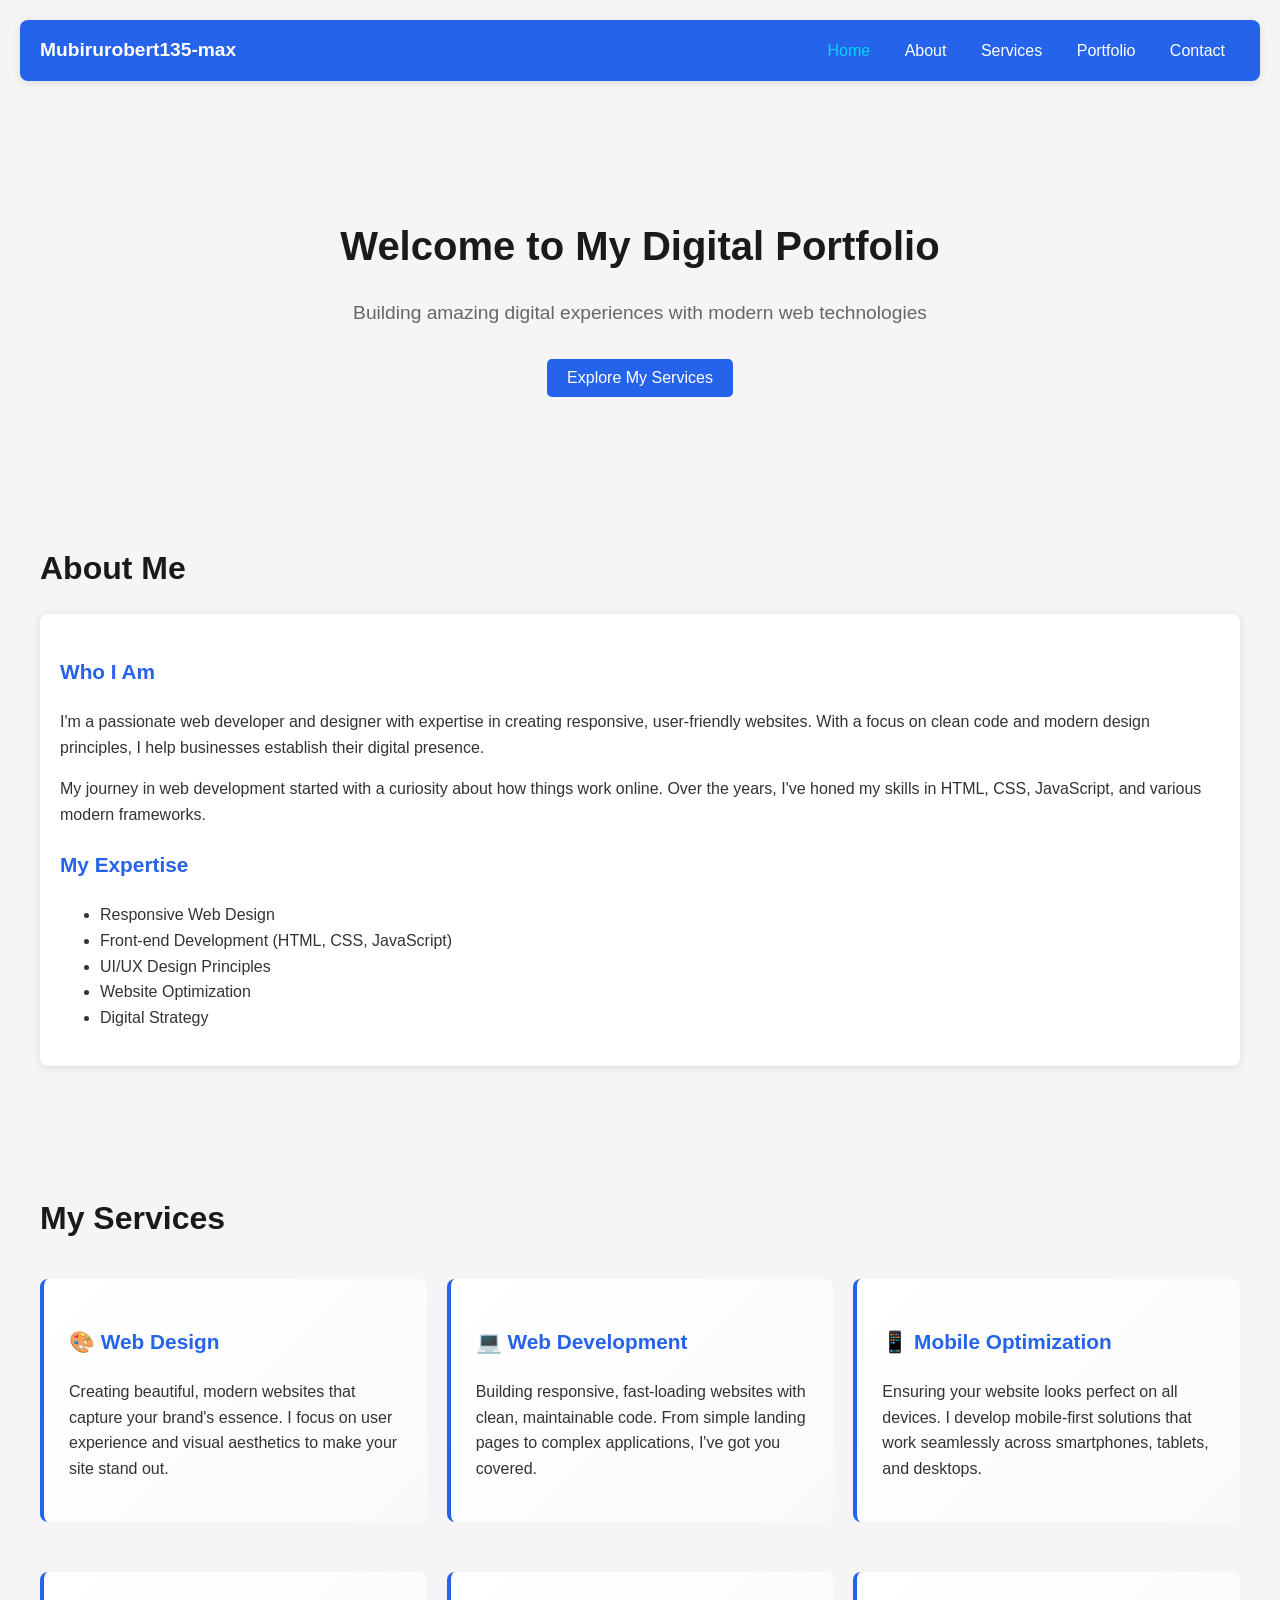
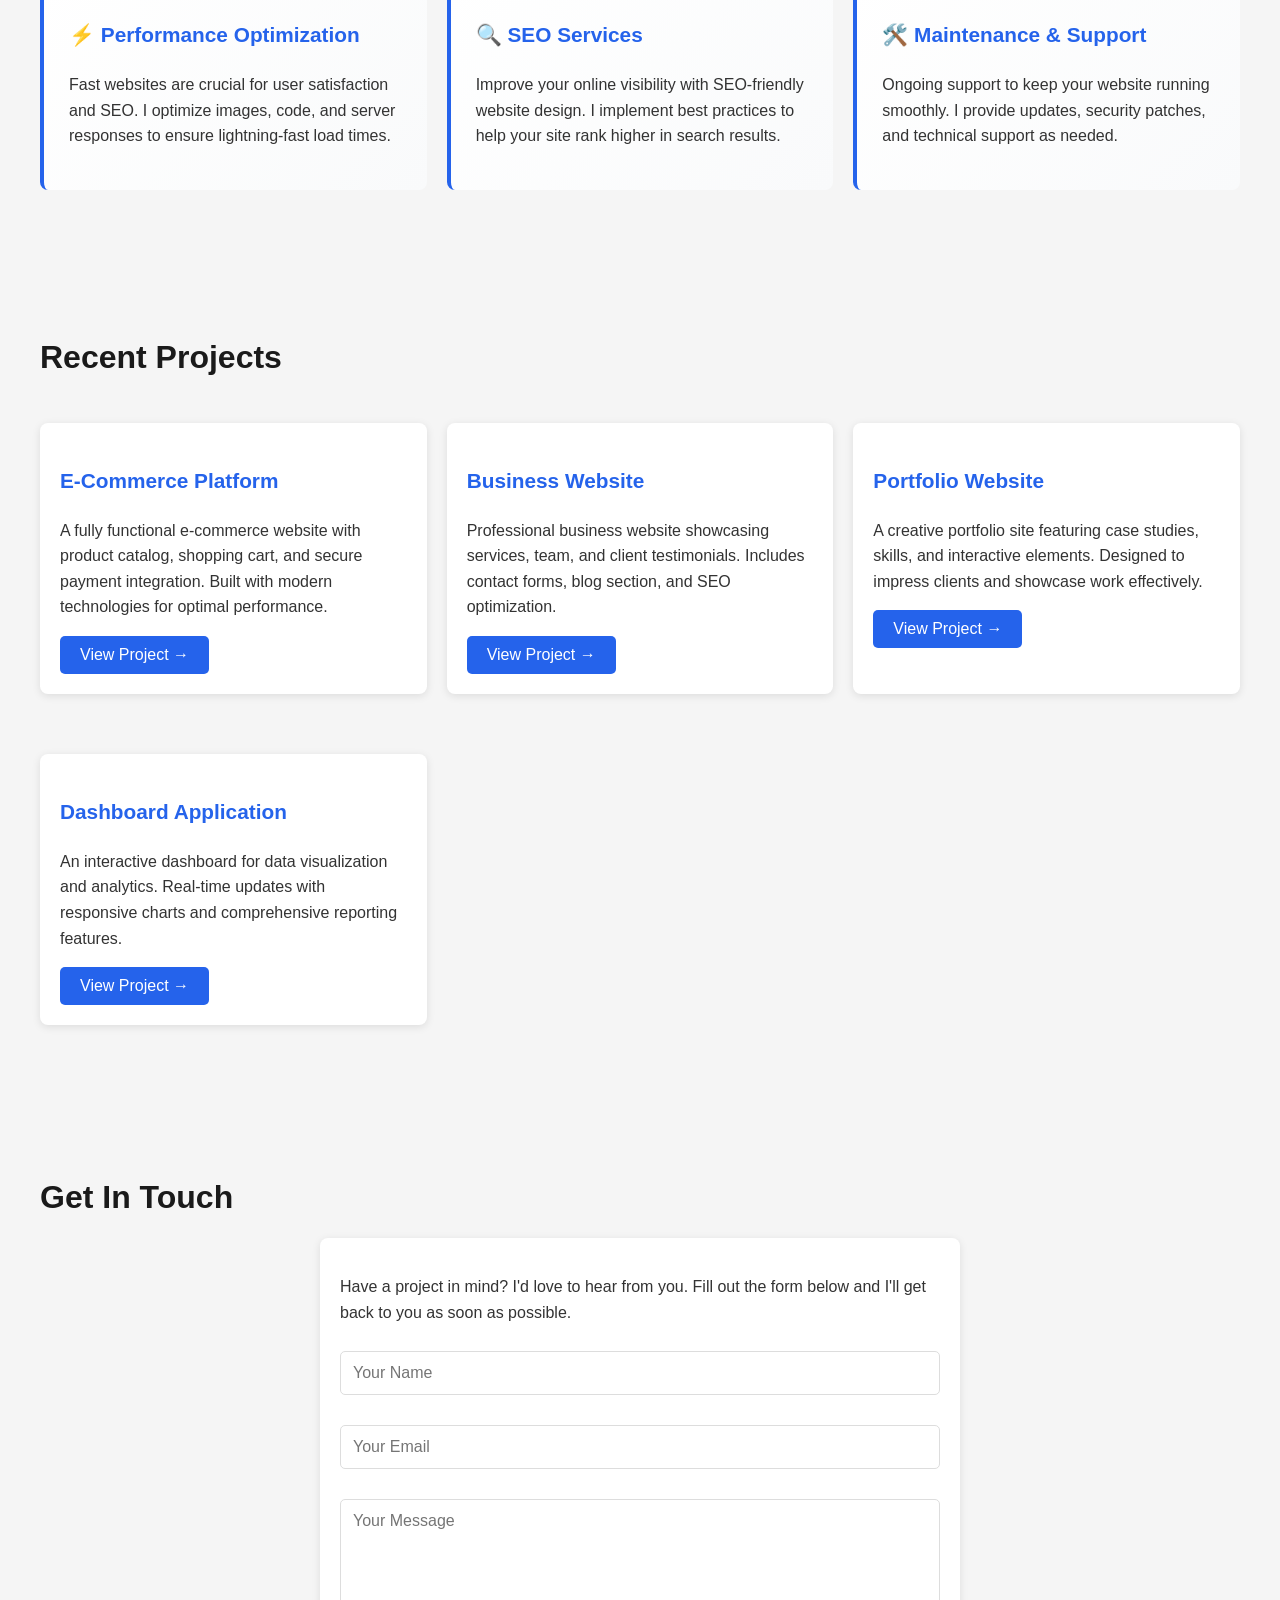
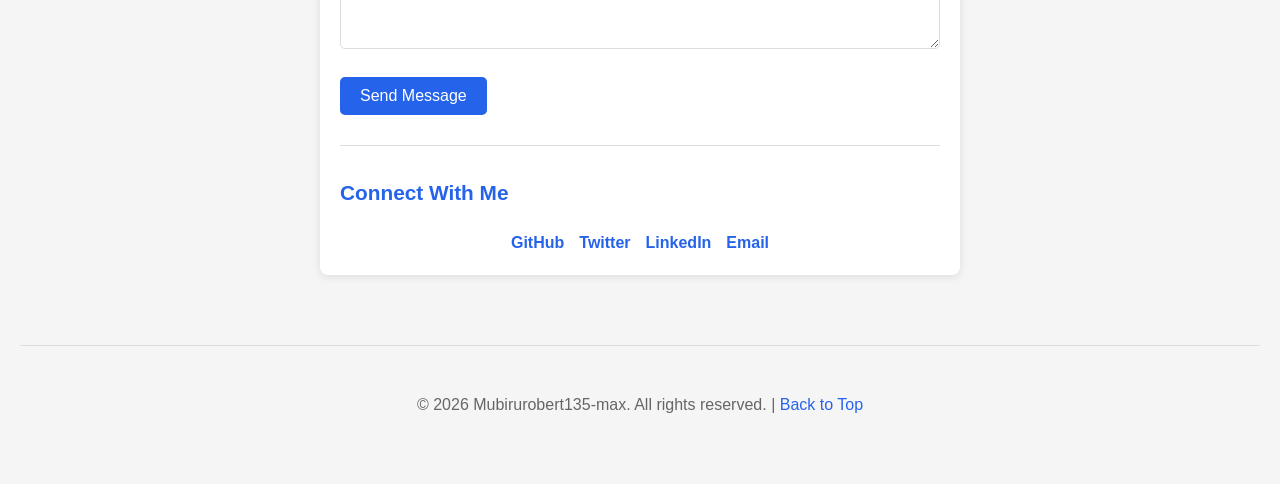
<file: index.html>
<!DOCTYPE html>
<html lang="en">
<head>
    <meta charset="UTF-8">
    <meta name="viewport" content="width=device-width, initial-scale=1.0">
    <title>Mubirurobert135-max - Digital Portfolio</title>
    <link rel="stylesheet" href="style.css">
</head>
<body>
    <!-- Navbar -->
    <nav class="navbar">
        <div style="font-weight: bold; font-size: 1.2rem; color: white;">
            Mubirurobert135-max
        </div>
        <div>
            <a href="#home" class="nav-link">Home</a>
            <a href="#about" class="nav-link">About</a>
            <a href="#services" class="nav-link">Services</a>
            <a href="#portfolio" class="nav-link">Portfolio</a>
            <a href="#contact" class="nav-link">Contact</a>
        </div>
    </nav>

    <!-- Home Section -->
    <section class="section" id="home">
        <div style="text-align: center; padding: 40px 0;">
            <h1>Welcome to My Digital Portfolio</h1>
            <p style="font-size: 1.2rem; color: #666; margin-bottom: 30px;">
                Building amazing digital experiences with modern web technologies
            </p>
            <button onclick="document.getElementById('services').scrollIntoView({behavior: 'smooth'})">
                Explore My Services
            </button>
        </div>
    </section>

    <!-- About Section -->
    <section class="section" id="about">
        <h2>About Me</h2>
        <div class="services">
            <h3>Who I Am</h3>
            <p>
                I'm a passionate web developer and designer with expertise in creating responsive, 
                user-friendly websites. With a focus on clean code and modern design principles, 
                I help businesses establish their digital presence.
            </p>
            <p>
                My journey in web development started with a curiosity about how things work online. 
                Over the years, I've honed my skills in HTML, CSS, JavaScript, and various modern frameworks.
            </p>
            <h3>My Expertise</h3>
            <ul>
                <li>Responsive Web Design</li>
                <li>Front-end Development (HTML, CSS, JavaScript)</li>
                <li>UI/UX Design Principles</li>
                <li>Website Optimization</li>
                <li>Digital Strategy</li>
            </ul>
        </div>
    </section>

    <!-- Services Section -->
    <section class="section" id="services">
        <h2>My Services</h2>
        <div class="grid">
            <div class="service-card">
                <h3>🎨 Web Design</h3>
                <p>
                    Creating beautiful, modern websites that capture your brand's essence. 
                    I focus on user experience and visual aesthetics to make your site stand out.
                </p>
            </div>
            <div class="service-card">
                <h3>💻 Web Development</h3>
                <p>
                    Building responsive, fast-loading websites with clean, maintainable code. 
                    From simple landing pages to complex applications, I've got you covered.
                </p>
            </div>
            <div class="service-card">
                <h3>📱 Mobile Optimization</h3>
                <p>
                    Ensuring your website looks perfect on all devices. I develop mobile-first 
                    solutions that work seamlessly across smartphones, tablets, and desktops.
                </p>
            </div>
            <div class="service-card">
                <h3>⚡ Performance Optimization</h3>
                <p>
                    Fast websites are crucial for user satisfaction and SEO. I optimize images, 
                    code, and server responses to ensure lightning-fast load times.
                </p>
            </div>
            <div class="service-card">
                <h3>🔍 SEO Services</h3>
                <p>
                    Improve your online visibility with SEO-friendly website design. 
                    I implement best practices to help your site rank higher in search results.
                </p>
            </div>
            <div class="service-card">
                <h3>🛠️ Maintenance & Support</h3>
                <p>
                    Ongoing support to keep your website running smoothly. 
                    I provide updates, security patches, and technical support as needed.
                </p>
            </div>
        </div>
    </section>

    <!-- Portfolio Section -->
    <section class="section" id="portfolio">
        <h2>Recent Projects</h2>
        <div class="grid">
            <div class="services">
                <h3>E-Commerce Platform</h3>
                <p>
                    A fully functional e-commerce website with product catalog, shopping cart, 
                    and secure payment integration. Built with modern technologies for optimal performance.
                </p>
                <button>View Project →</button>
            </div>
            <div class="services">
                <h3>Business Website</h3>
                <p>
                    Professional business website showcasing services, team, and client testimonials. 
                    Includes contact forms, blog section, and SEO optimization.
                </p>
                <button>View Project →</button>
            </div>
            <div class="services">
                <h3>Portfolio Website</h3>
                <p>
                    A creative portfolio site featuring case studies, skills, and interactive elements. 
                    Designed to impress clients and showcase work effectively.
                </p>
                <button>View Project →</button>
            </div>
            <div class="services">
                <h3>Dashboard Application</h3>
                <p>
                    An interactive dashboard for data visualization and analytics. 
                    Real-time updates with responsive charts and comprehensive reporting features.
                </p>
                <button>View Project →</button>
            </div>
        </div>
    </section>

    <!-- Contact Section -->
    <section class="section" id="contact">
        <h2>Get In Touch</h2>
        <div class="services" style="max-width: 600px; margin: 0 auto;">
            <p>
                Have a project in mind? I'd love to hear from you. 
                Fill out the form below and I'll get back to you as soon as possible.
            </p>
            <form onsubmit="handleSubmit(event)">
                <input 
                    type="text" 
                    placeholder="Your Name" 
                    required
                >
                <input 
                    type="email" 
                    placeholder="Your Email" 
                    required
                >
                <textarea 
                    placeholder="Your Message" 
                    required
                ></textarea>
                <button type="submit">Send Message</button>
            </form>
            
            <hr style="margin: 30px 0; border: none; border-top: 1px solid #ddd;">
            
            <h3>Connect With Me</h3>
            <div style="display: flex; gap: 15px; justify-content: center;">
                <a href="https://github.com/mubirurobert135-max" 
                   style="color: #2563eb; text-decoration: none; font-weight: bold;">
                    GitHub
                </a>
                <a href="https://twitter.com" 
                   style="color: #2563eb; text-decoration: none; font-weight: bold;">
                    Twitter
                </a>
                <a href="https://linkedin.com" 
                   style="color: #2563eb; text-decoration: none; font-weight: bold;">
                    LinkedIn
                </a>
                <a href="mailto:mubirurobert135@gmail.com" 
                   style="color: #2563eb; text-decoration: none; font-weight: bold;">
                    Email
                </a>
            </div>
        </div>
    </section>

    <!-- Footer -->
    <footer style="text-align: center; padding: 30px; margin-top: 50px; border-top: 1px solid #ddd;">
        <p style="color: #666;">
            &copy; 2026 Mubirurobert135-max. All rights reserved. | 
            <a href="#home" style="color: #2563eb; text-decoration: none;">Back to Top</a>
        </p>
    </footer>

    <!-- Script -->
    <script src="script.js"></script>
</body>
</html>
</file>
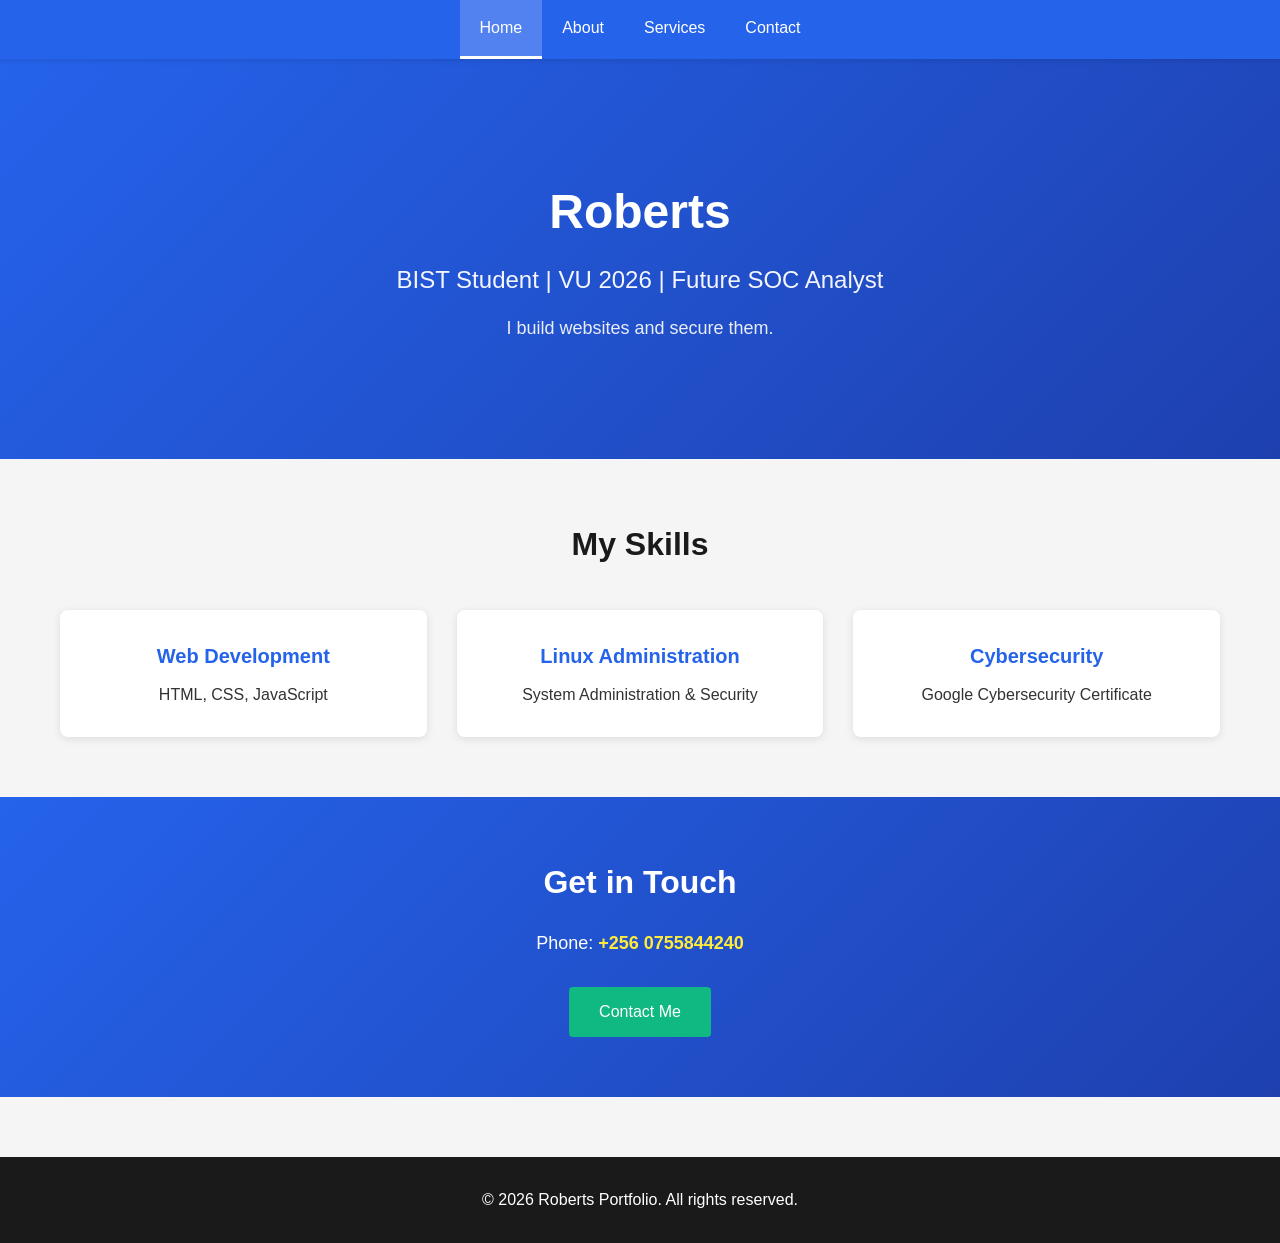
<file: portfolio/index.html>
<!DOCTYPE html>
<html lang="en">
<head>
  <meta charset="UTF-8">
  <meta name="viewport" content="width=device-width, initial-scale=1.0">
  <title>Roberts - VU Cyber Student | Portfolio</title>
  <link rel="stylesheet" href="styles.css">
</head>
<body>
  <!-- Navigation Bar -->
  <nav class="navbar">
    <div class="nav-container">
      <a href="index.html" class="nav-link active">Home</a>
      <a href="about.html" class="nav-link">About</a>
      <a href="services.html" class="nav-link">Services</a>
      <a href="contact.html" class="nav-link">Contact</a>
    </div>
  </nav>

  <!-- Hero Section -->
  <header class="hero">
    <div class="hero-content">
      <h1>Roberts</h1>
      <h3>BIST Student | VU 2026 | Future SOC Analyst</h3>
      <p class="tagline">I build websites and secure them.</p>
    </div>
  </header>

  <!-- Skills Section -->
  <section class="skills-section">
    <h2>My Skills</h2>
    <div class="skills-container">
      <div class="skill-card">
        <h4>Web Development</h4>
        <p>HTML, CSS, JavaScript</p>
      </div>
      <div class="skill-card">
        <h4>Linux Administration</h4>
        <p>System Administration & Security</p>
      </div>
      <div class="skill-card">
        <h4>Cybersecurity</h4>
        <p>Google Cybersecurity Certificate</p>
      </div>
    </div>
  </section>

  <!-- Quick Contact -->
  <section class="quick-contact">
    <h2>Get in Touch</h2>
    <p>Phone: <strong>+256 0755844240</strong></p>
    <a href="contact.html" class="cta-button">Contact Me</a>
  </section>

  <!-- Footer -->
  <footer class="footer">
    <p>&copy; 2026 Roberts Portfolio. All rights reserved.</p>
  </footer>
</body>
</html>
</file>
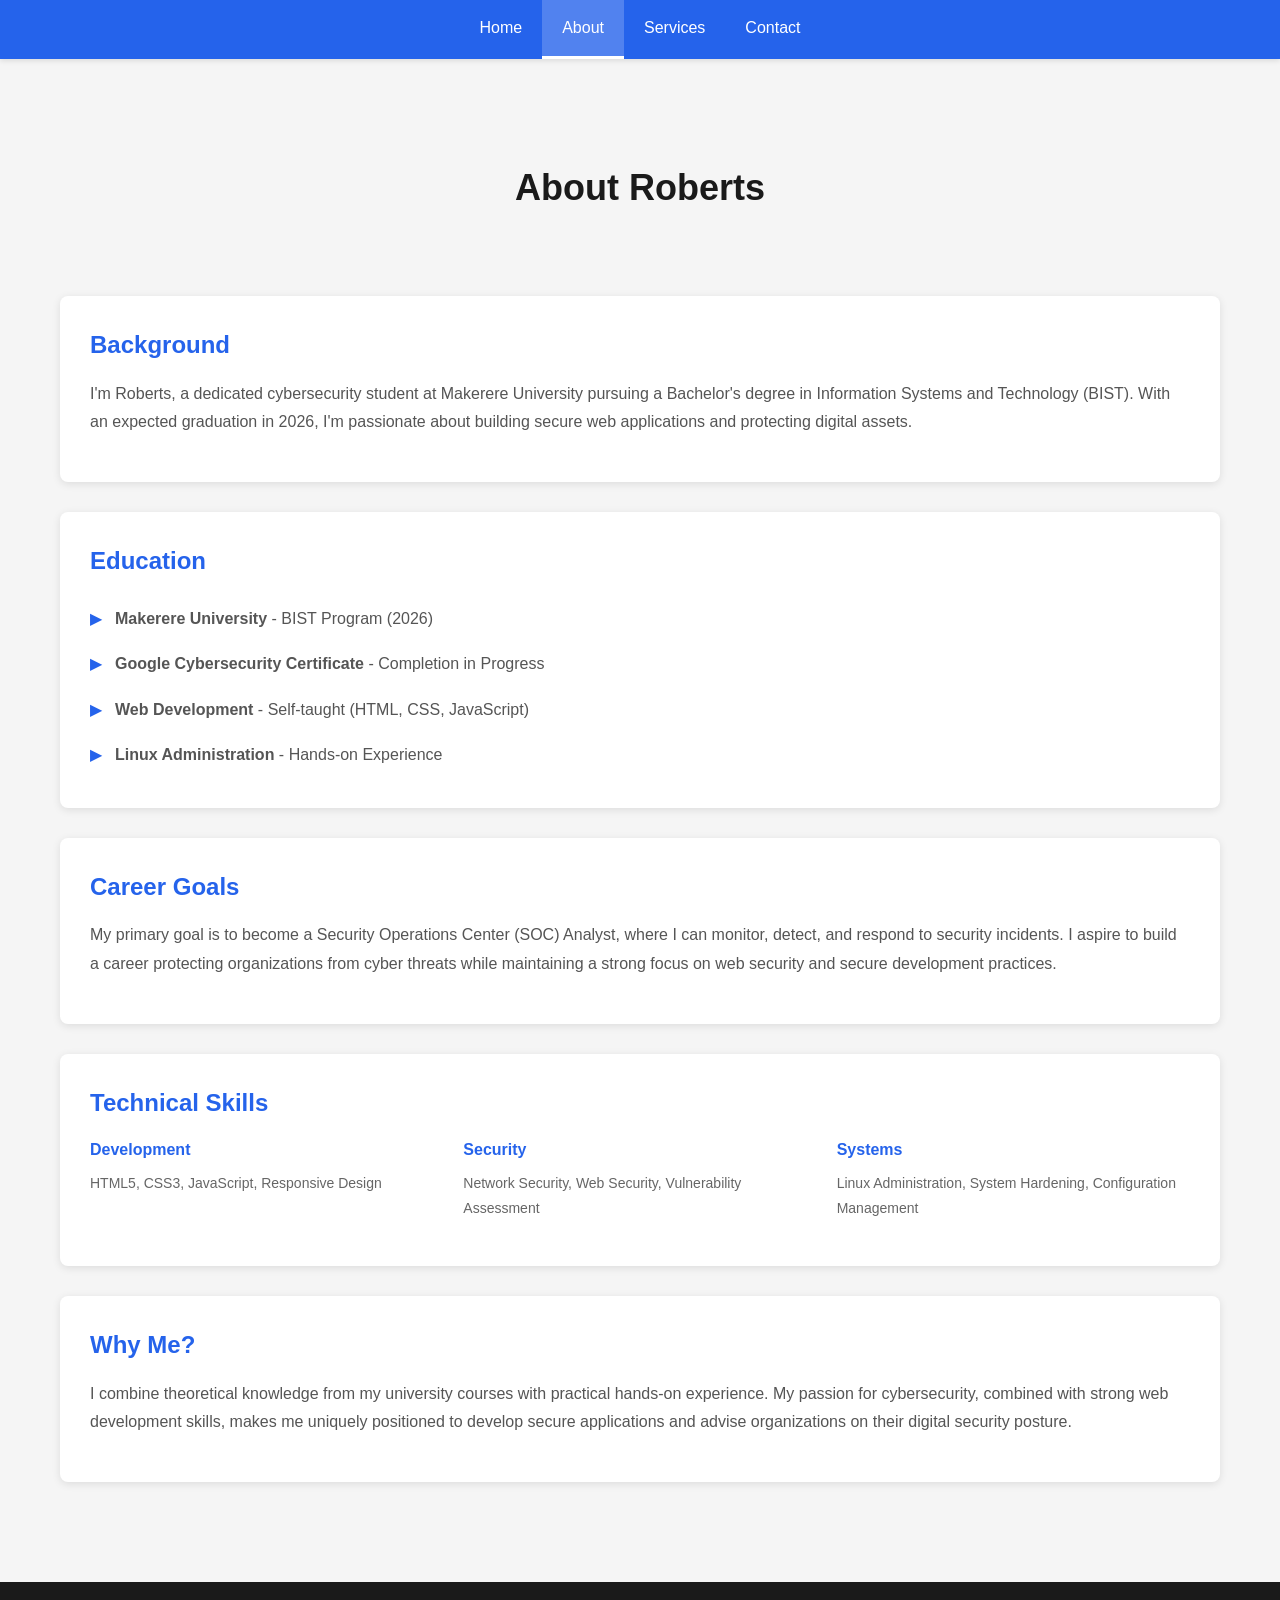
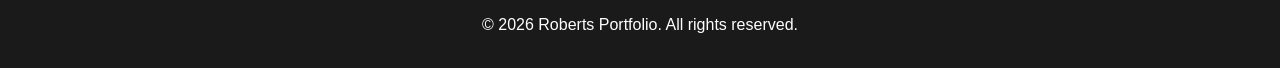
<file: portfolio/about.html>
<!DOCTYPE html>
<html lang="en">
<head>
  <meta charset="UTF-8">
  <meta name="viewport" content="width=device-width, initial-scale=1.0">
  <title>About Roberts - VU Cyber Student</title>
  <link rel="stylesheet" href="styles.css">
</head>
<body>
  <!-- Navigation Bar -->
  <nav class="navbar">
    <div class="nav-container">
      <a href="index.html" class="nav-link">Home</a>
      <a href="about.html" class="nav-link active">About</a>
      <a href="services.html" class="nav-link">Services</a>
      <a href="contact.html" class="nav-link">Contact</a>
    </div>
  </nav>

  <!-- About Section -->
  <section class="about-section">
    <div class="about-content">
      <h1>About Roberts</h1>
      
      <div class="about-card">
        <h2>Background</h2>
        <p>I'm Roberts, a dedicated cybersecurity student at Makerere University pursuing a Bachelor's degree in Information Systems and Technology (BIST). With an expected graduation in 2026, I'm passionate about building secure web applications and protecting digital assets.</p>
      </div>

      <div class="about-card">
        <h2>Education</h2>
        <ul>
          <li><strong>Makerere University</strong> - BIST Program (2026)</li>
          <li><strong>Google Cybersecurity Certificate</strong> - Completion in Progress</li>
          <li><strong>Web Development</strong> - Self-taught (HTML, CSS, JavaScript)</li>
          <li><strong>Linux Administration</strong> - Hands-on Experience</li>
        </ul>
      </div>

      <div class="about-card">
        <h2>Career Goals</h2>
        <p>My primary goal is to become a Security Operations Center (SOC) Analyst, where I can monitor, detect, and respond to security incidents. I aspire to build a career protecting organizations from cyber threats while maintaining a strong focus on web security and secure development practices.</p>
      </div>

      <div class="about-card">
        <h2>Technical Skills</h2>
        <div class="skills-list">
          <div class="skill-item">
            <h4>Development</h4>
            <p>HTML5, CSS3, JavaScript, Responsive Design</p>
          </div>
          <div class="skill-item">
            <h4>Security</h4>
            <p>Network Security, Web Security, Vulnerability Assessment</p>
          </div>
          <div class="skill-item">
            <h4>Systems</h4>
            <p>Linux Administration, System Hardening, Configuration Management</p>
          </div>
        </div>
      </div>

      <div class="about-card">
        <h2>Why Me?</h2>
        <p>I combine theoretical knowledge from my university courses with practical hands-on experience. My passion for cybersecurity, combined with strong web development skills, makes me uniquely positioned to develop secure applications and advise organizations on their digital security posture.</p>
      </div>
    </div>
  </section>

  <!-- Footer -->
  <footer class="footer">
    <p>&copy; 2026 Roberts Portfolio. All rights reserved.</p>
  </footer>
</body>
</html>
</file>
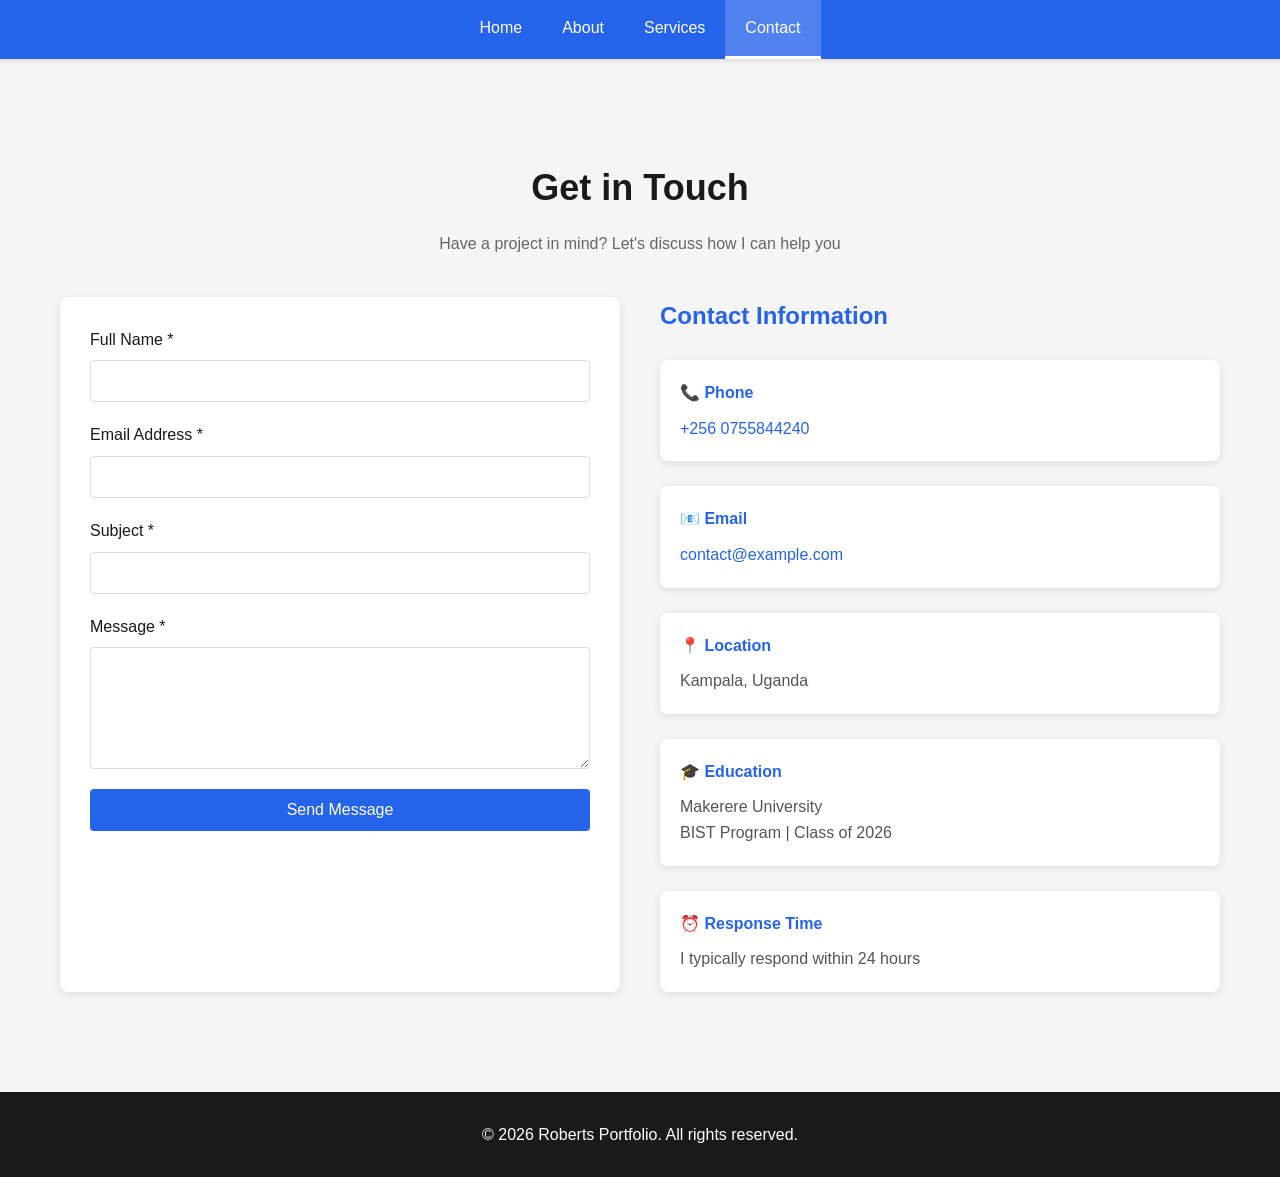
<file: portfolio/contact.html>
<!DOCTYPE html>
<html lang="en">
<head>
  <meta charset="UTF-8">
  <meta name="viewport" content="width=device-width, initial-scale=1.0">
  <title>Contact Roberts - VU Cyber Student</title>
  <link rel="stylesheet" href="styles.css">
</head>
<body>
  <!-- Navigation Bar -->
  <nav class="navbar">
    <div class="nav-container">
      <a href="index.html" class="nav-link">Home</a>
      <a href="about.html" class="nav-link">About</a>
      <a href="services.html" class="nav-link">Services</a>
      <a href="contact.html" class="nav-link active">Contact</a>
    </div>
  </nav>

  <!-- Contact Section -->
  <section class="contact-section">
    <h1>Get in Touch</h1>
    <p class="section-intro">Have a project in mind? Let's discuss how I can help you</p>
    
    <div class="contact-container">
      <!-- Contact Form -->
      <div class="contact-form-wrapper">
        <form class="contact-form" id="contactForm">
          <div class="form-group">
            <label for="name">Full Name *</label>
            <input type="text" id="name" name="name" required>
          </div>

          <div class="form-group">
            <label for="email">Email Address *</label>
            <input type="email" id="email" name="email" required>
          </div>

          <div class="form-group">
            <label for="subject">Subject *</label>
            <input type="text" id="subject" name="subject" required>
          </div>

          <div class="form-group">
            <label for="message">Message *</label>
            <textarea id="message" name="message" rows="6" required></textarea>
          </div>

          <button type="submit" class="submit-button">Send Message</button>
          <p id="successMessage" class="success-message" style="display: none;">✓ Message sent successfully! I'll get back to you soon.</p>
        </form>
      </div>

      <!-- Contact Information -->
      <div class="contact-info">
        <h2>Contact Information</h2>
        
        <div class="info-item">
          <h4>📞 Phone</h4>
          <p><a href="tel:+256755844240">+256 0755844240</a></p>
        </div>

        <div class="info-item">
          <h4>📧 Email</h4>
          <p><a href="mailto:contact@example.com">contact@example.com</a></p>
        </div>

        <div class="info-item">
          <h4>📍 Location</h4>
          <p>Kampala, Uganda</p>
        </div>

        <div class="info-item">
          <h4>🎓 Education</h4>
          <p>Makerere University<br>BIST Program | Class of 2026</p>
        </div>

        <div class="info-item">
          <h4>⏰ Response Time</h4>
          <p>I typically respond within 24 hours</p>
        </div>
      </div>
    </div>
  </section>

  <!-- Footer -->
  <footer class="footer">
    <p>&copy; 2026 Roberts Portfolio. All rights reserved.</p>
  </footer>

  <script>
    // Handle form submission
    document.getElementById('contactForm').addEventListener('submit', function(e) {
      e.preventDefault();
      
      // Get form values
      const name = document.getElementById('name').value;
      const email = document.getElementById('email').value;
      const subject = document.getElementById('subject').value;
      const message = document.getElementById('message').value;
      
      // Validate form
      if (name && email && subject && message) {
        // Show success message
        document.getElementById('successMessage').style.display = 'block';
        
        // Reset form
        this.reset();
        
        // Hide success message after 5 seconds
        setTimeout(function() {
          document.getElementById('successMessage').style.display = 'none';
        }, 5000);
      }
    });
  </script>
</body>
</html>
</file>
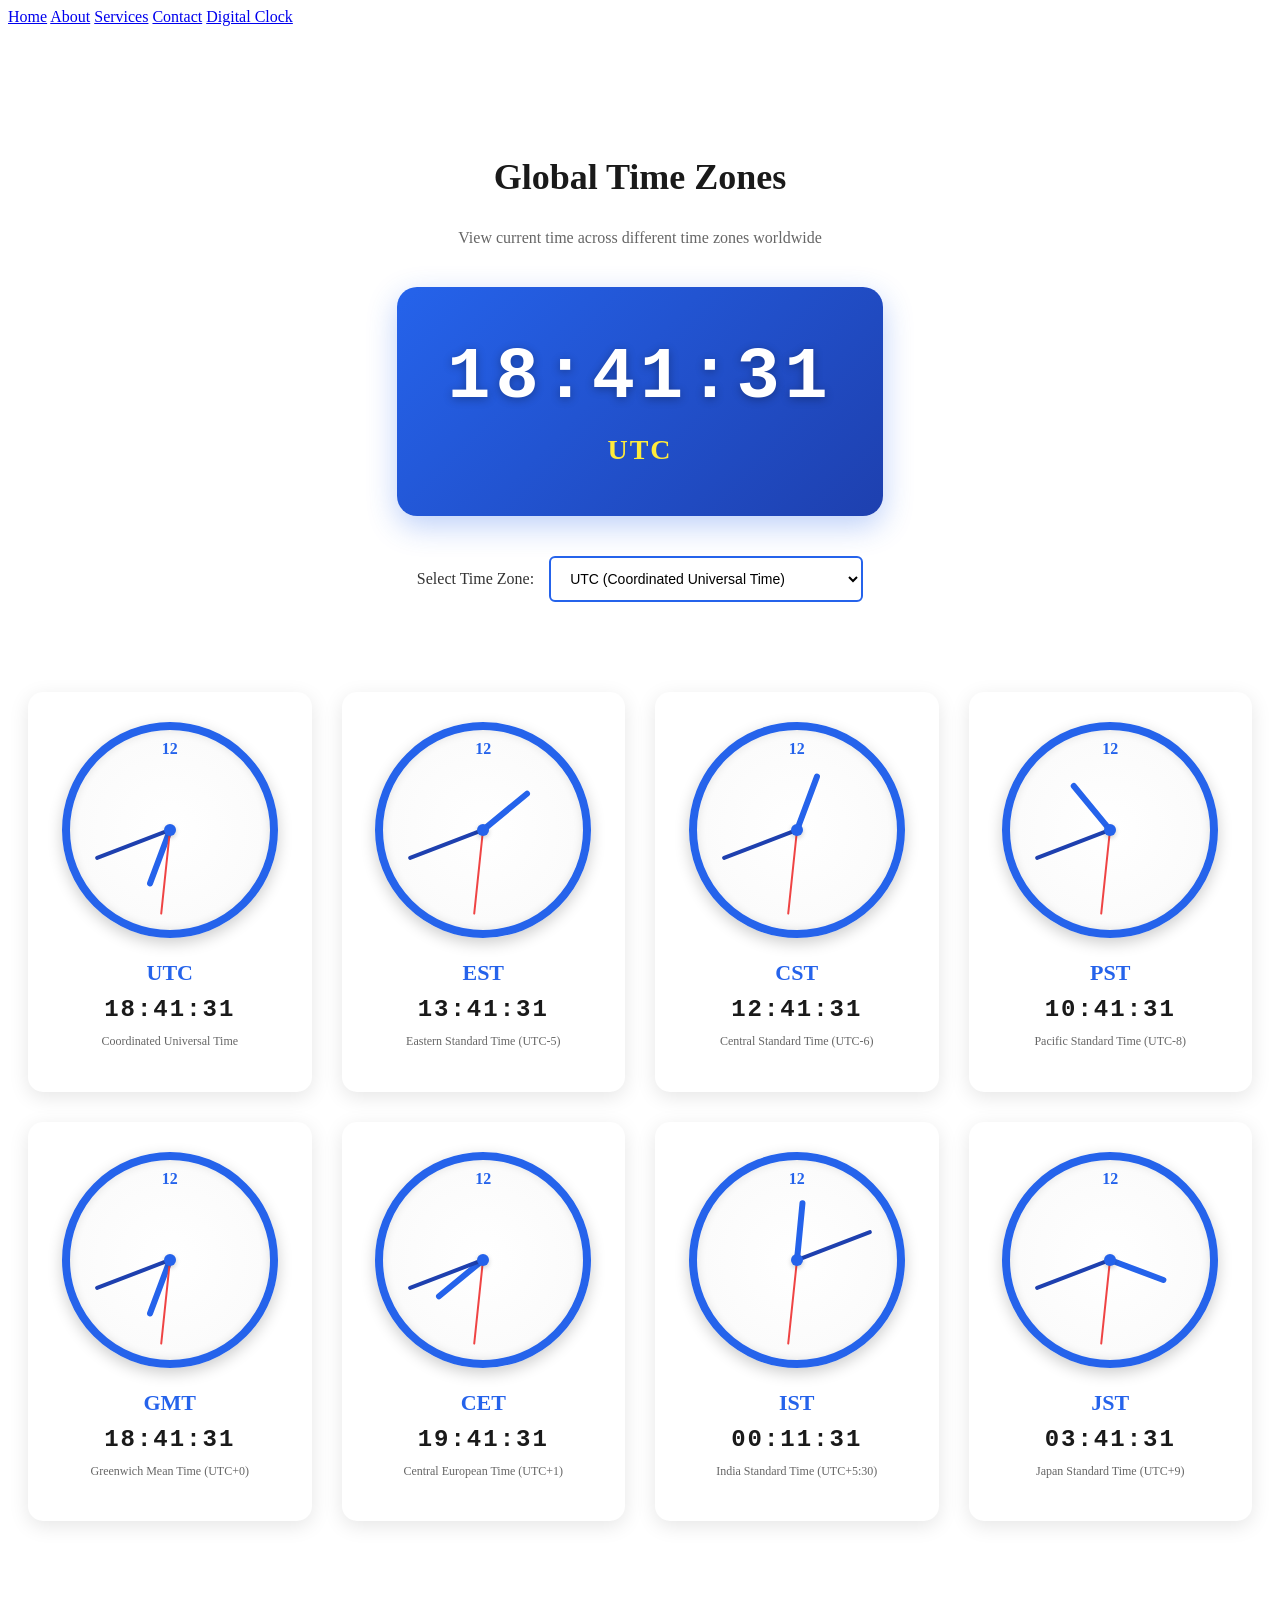
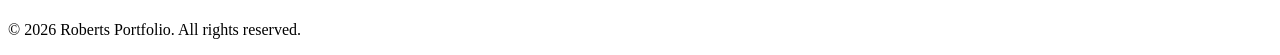
<file: portfolio/digital-clock.html>
<!DOCTYPE html>
<html lang="en">
<head>
  <meta charset="UTF-8">
  <meta name="viewport" content="width=device-width, initial-scale=1.0">
  <title>Digital Clock - Multiple Time Zones</title>
  <link rel="stylesheet" href="clock-styles.css">
</head>
<body>
  <!-- Navigation Bar -->
  <nav class="navbar">
    <div class="nav-container">
      <a href="index.html" class="nav-link">Home</a>
      <a href="about.html" class="nav-link">About</a>
      <a href="services.html" class="nav-link">Services</a>
      <a href="contact.html" class="nav-link">Contact</a>
      <a href="digital-clock.html" class="nav-link active">Digital Clock</a>
    </div>
  </nav>

  <!-- Clock Section -->
  <section class="clock-section">
    <div class="clock-container">
      <h1>Global Time Zones</h1>
      <p class="section-intro">View current time across different time zones worldwide</p>
      
      <!-- Main Display Clock -->
      <div class="main-clock">
        <div class="time-display" id="mainTime">00:00:00</div>
        <div class="timezone-label" id="mainTimezone">UTC</div>
      </div>

      <!-- Time Zone Selector -->
      <div class="timezone-selector">
        <label for="timezoneSelect">Select Time Zone:</label>
        <select id="timezoneSelect" class="timezone-dropdown">
          <option value="UTC">UTC (Coordinated Universal Time)</option>
          <option value="EST">EST (Eastern Standard Time)</option>
          <option value="CST">CST (Central Standard Time)</option>
          <option value="MST">MST (Mountain Standard Time)</option>
          <option value="PST">PST (Pacific Standard Time)</option>
          <option value="GMT">GMT (Greenwich Mean Time)</option>
          <option value="CET">CET (Central European Time)</option>
          <option value="EET">EET (Eastern European Time)</option>
          <option value="IST">IST (India Standard Time)</option>
          <option value="JST">JST (Japan Standard Time)</option>
          <option value="AEST">AEST (Australian Eastern Standard Time)</option>
          <option value="NZST">NZST (New Zealand Standard Time)</option>
        </select>
      </div>

      <!-- Clock Cards Grid -->
      <div class="clocks-grid">
        <!-- UTC -->
        <div class="clock-card">
          <div class="clock-face">
            <div class="hand hour-hand" id="utc-hour"></div>
            <div class="hand minute-hand" id="utc-minute"></div>
            <div class="hand second-hand" id="utc-second"></div>
            <div class="center-dot"></div>
          </div>
          <div class="clock-info">
            <h3>UTC</h3>
            <p class="digital-time" id="utc-time">00:00:00</p>
            <p class="timezone-name">Coordinated Universal Time</p>
          </div>
        </div>

        <!-- EST (UTC-5) -->
        <div class="clock-card">
          <div class="clock-face">
            <div class="hand hour-hand" id="est-hour"></div>
            <div class="hand minute-hand" id="est-minute"></div>
            <div class="hand second-hand" id="est-second"></div>
            <div class="center-dot"></div>
          </div>
          <div class="clock-info">
            <h3>EST</h3>
            <p class="digital-time" id="est-time">00:00:00</p>
            <p class="timezone-name">Eastern Standard Time (UTC-5)</p>
          </div>
        </div>

        <!-- CST (UTC-6) -->
        <div class="clock-card">
          <div class="clock-face">
            <div class="hand hour-hand" id="cst-hour"></div>
            <div class="hand minute-hand" id="cst-minute"></div>
            <div class="hand second-hand" id="cst-second"></div>
            <div class="center-dot"></div>
          </div>
          <div class="clock-info">
            <h3>CST</h3>
            <p class="digital-time" id="cst-time">00:00:00</p>
            <p class="timezone-name">Central Standard Time (UTC-6)</p>
          </div>
        </div>

        <!-- PST (UTC-8) -->
        <div class="clock-card">
          <div class="clock-face">
            <div class="hand hour-hand" id="pst-hour"></div>
            <div class="hand minute-hand" id="pst-minute"></div>
            <div class="hand second-hand" id="pst-second"></div>
            <div class="center-dot"></div>
          </div>
          <div class="clock-info">
            <h3>PST</h3>
            <p class="digital-time" id="pst-time">00:00:00</p>
            <p class="timezone-name">Pacific Standard Time (UTC-8)</p>
          </div>
        </div>

        <!-- GMT (UTC+0) -->
        <div class="clock-card">
          <div class="clock-face">
            <div class="hand hour-hand" id="gmt-hour"></div>
            <div class="hand minute-hand" id="gmt-minute"></div>
            <div class="hand second-hand" id="gmt-second"></div>
            <div class="center-dot"></div>
          </div>
          <div class="clock-info">
            <h3>GMT</h3>
            <p class="digital-time" id="gmt-time">00:00:00</p>
            <p class="timezone-name">Greenwich Mean Time (UTC+0)</p>
          </div>
        </div>

        <!-- CET (UTC+1) -->
        <div class="clock-card">
          <div class="clock-face">
            <div class="hand hour-hand" id="cet-hour"></div>
            <div class="hand minute-hand" id="cet-minute"></div>
            <div class="hand second-hand" id="cet-second"></div>
            <div class="center-dot"></div>
          </div>
          <div class="clock-info">
            <h3>CET</h3>
            <p class="digital-time" id="cet-time">00:00:00</p>
            <p class="timezone-name">Central European Time (UTC+1)</p>
          </div>
        </div>

        <!-- IST (UTC+5:30) -->
        <div class="clock-card">
          <div class="clock-face">
            <div class="hand hour-hand" id="ist-hour"></div>
            <div class="hand minute-hand" id="ist-minute"></div>
            <div class="hand second-hand" id="ist-second"></div>
            <div class="center-dot"></div>
          </div>
          <div class="clock-info">
            <h3>IST</h3>
            <p class="digital-time" id="ist-time">00:00:00</p>
            <p class="timezone-name">India Standard Time (UTC+5:30)</p>
          </div>
        </div>

        <!-- JST (UTC+9) -->
        <div class="clock-card">
          <div class="clock-face">
            <div class="hand hour-hand" id="jst-hour"></div>
            <div class="hand minute-hand" id="jst-minute"></div>
            <div class="hand second-hand" id="jst-second"></div>
            <div class="center-dot"></div>
          </div>
          <div class="clock-info">
            <h3>JST</h3>
            <p class="digital-time" id="jst-time">00:00:00</p>
            <p class="timezone-name">Japan Standard Time (UTC+9)</p>
          </div>
        </div>
      </div>
    </div>
  </section>

  <!-- Footer -->
  <footer class="footer">
    <p>&copy; 2026 Roberts Portfolio. All rights reserved.</p>
  </footer>

  <script src="clock-script.js"></script>
</body>
</html>
</file>
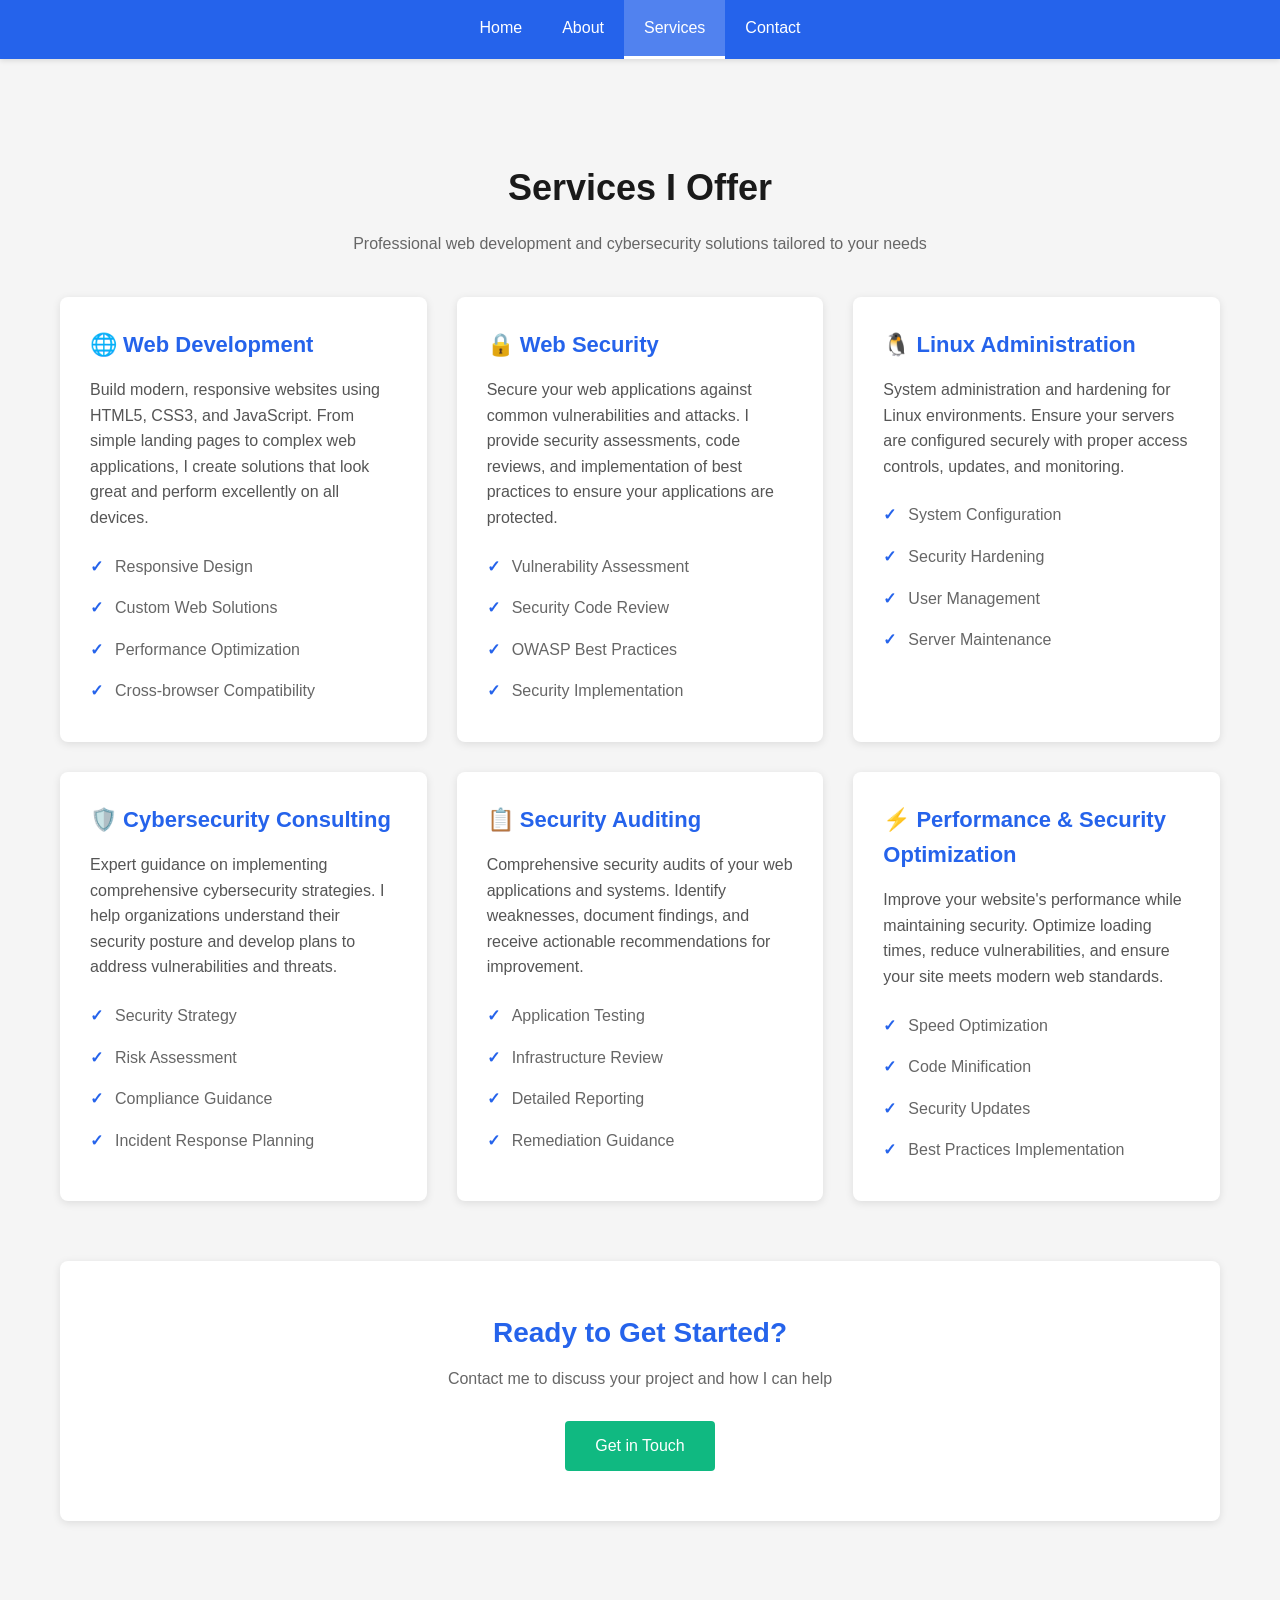
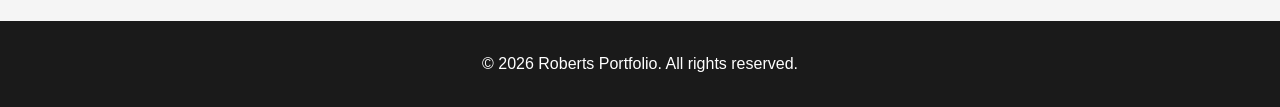
<file: portfolio/services.html>
<!DOCTYPE html>
<html lang="en">
<head>
  <meta charset="UTF-8">
  <meta name="viewport" content="width=device-width, initial-scale=1.0">
  <title>Services - Roberts Portfolio</title>
  <link rel="stylesheet" href="styles.css">
</head>
<body>
  <!-- Navigation Bar -->
  <nav class="navbar">
    <div class="nav-container">
      <a href="index.html" class="nav-link">Home</a>
      <a href="about.html" class="nav-link">About</a>
      <a href="services.html" class="nav-link active">Services</a>
      <a href="contact.html" class="nav-link">Contact</a>
    </div>
  </nav>

  <!-- Services Section -->
  <section class="services-section">
    <h1>Services I Offer</h1>
    <p class="section-intro">Professional web development and cybersecurity solutions tailored to your needs</p>
    
    <div class="services-grid">
      <!-- Service 1 -->
      <div class="services">
        <h3>🌐 Web Development</h3>
        <p>Build modern, responsive websites using HTML5, CSS3, and JavaScript. From simple landing pages to complex web applications, I create solutions that look great and perform excellently on all devices.</p>
        <ul>
          <li>Responsive Design</li>
          <li>Custom Web Solutions</li>
          <li>Performance Optimization</li>
          <li>Cross-browser Compatibility</li>
        </ul>
      </div>

      <!-- Service 2 -->
      <div class="services">
        <h3>🔒 Web Security</h3>
        <p>Secure your web applications against common vulnerabilities and attacks. I provide security assessments, code reviews, and implementation of best practices to ensure your applications are protected.</p>
        <ul>
          <li>Vulnerability Assessment</li>
          <li>Security Code Review</li>
          <li>OWASP Best Practices</li>
          <li>Security Implementation</li>
        </ul>
      </div>

      <!-- Service 3 -->
      <div class="services">
        <h3>🐧 Linux Administration</h3>
        <p>System administration and hardening for Linux environments. Ensure your servers are configured securely with proper access controls, updates, and monitoring.</p>
        <ul>
          <li>System Configuration</li>
          <li>Security Hardening</li>
          <li>User Management</li>
          <li>Server Maintenance</li>
        </ul>
      </div>

      <!-- Service 4 -->
      <div class="services">
        <h3>🛡️ Cybersecurity Consulting</h3>
        <p>Expert guidance on implementing comprehensive cybersecurity strategies. I help organizations understand their security posture and develop plans to address vulnerabilities and threats.</p>
        <ul>
          <li>Security Strategy</li>
          <li>Risk Assessment</li>
          <li>Compliance Guidance</li>
          <li>Incident Response Planning</li>
        </ul>
      </div>

      <!-- Service 5 -->
      <div class="services">
        <h3>📋 Security Auditing</h3>
        <p>Comprehensive security audits of your web applications and systems. Identify weaknesses, document findings, and receive actionable recommendations for improvement.</p>
        <ul>
          <li>Application Testing</li>
          <li>Infrastructure Review</li>
          <li>Detailed Reporting</li>
          <li>Remediation Guidance</li>
        </ul>
      </div>

      <!-- Service 6 -->
      <div class="services">
        <h3>⚡ Performance & Security Optimization</h3>
        <p>Improve your website's performance while maintaining security. Optimize loading times, reduce vulnerabilities, and ensure your site meets modern web standards.</p>
        <ul>
          <li>Speed Optimization</li>
          <li>Code Minification</li>
          <li>Security Updates</li>
          <li>Best Practices Implementation</li>
        </ul>
      </div>
    </div>

    <!-- Call to Action -->
    <div class="services-cta">
      <h2>Ready to Get Started?</h2>
      <p>Contact me to discuss your project and how I can help</p>
      <a href="contact.html" class="cta-button">Get in Touch</a>
    </div>
  </section>

  <!-- Footer -->
  <footer class="footer">
    <p>&copy; 2026 Roberts Portfolio. All rights reserved.</p>
  </footer>
</body>
</html>
</file>
<file: style.css>
/* Global Styles */
body { 
  font-family: Arial, sans-serif; 
  margin: 0; 
  padding: 20px; 
  background: #f5f5f5;
  line-height: 1.6;
  color: #333;
}

h1 { 
  color: #1a1a1a;
  font-size: 2.5rem;
  margin-bottom: 20px;
}

h2 {
  color: #1a1a1a;
  font-size: 2rem;
  margin-bottom: 15px;
}

h3 {
  color: #2563eb;
  font-size: 1.3rem;
}

/* Navbar Styles */
.navbar { 
  background: #2563eb;
  padding: 15px 20px;
  border-radius: 8px;
  display: flex;
  justify-content: space-between;
  align-items: center;
  margin-bottom: 30px;
  box-shadow: 0 2px 8px rgba(0, 0, 0, 0.1);
}

.nav-link { 
  color: white; 
  margin: 10px 15px;
  text-decoration: none;
  transition: color 0.3s ease;
  font-weight: 500;
}

.nav-link:hover {
  color: #00d4ff;
  text-decoration: underline;
}

.nav-link.active {
  color: #00d4ff;
  border-bottom: 2px solid #00d4ff;
}

/* Services Section */
.services { 
  background: white; 
  padding: 20px; 
  margin: 20px 0; 
  border-radius: 8px;
  box-shadow: 0 2px 8px rgba(0, 0, 0, 0.1);
  transition: transform 0.3s ease, box-shadow 0.3s ease;
}

.services:hover {
  transform: translateY(-5px);
  box-shadow: 0 4px 16px rgba(37, 99, 235, 0.15);
}

/* Service Cards */
.service-card {
  background: linear-gradient(135deg, #ffffff 0%, #f9fafb 100%);
  padding: 25px;
  margin: 15px 0;
  border-radius: 8px;
  border-left: 4px solid #2563eb;
  transition: all 0.3s ease;
}

.service-card:hover {
  background: linear-gradient(135deg, #f3f4f6 0%, #ffffff 100%);
  transform: translateX(8px);
  box-shadow: 0 4px 12px rgba(37, 99, 235, 0.2);
}

/* Button Styles */
button, .btn {
  background: #2563eb;
  color: white;
  padding: 10px 20px;
  border: none;
  border-radius: 5px;
  cursor: pointer;
  font-size: 1rem;
  transition: background 0.3s ease, transform 0.2s ease;
  font-weight: 500;
}

button:hover, .btn:hover {
  background: #1d4ed8;
  transform: scale(1.05);
}

button:active, .btn:active {
  transform: scale(0.98);
}

/* Form Styles */
input[type="text"],
input[type="email"],
textarea {
  width: 100%;
  padding: 12px;
  margin: 10px 0 20px 0;
  border: 1px solid #ddd;
  border-radius: 5px;
  font-family: Arial, sans-serif;
  font-size: 1rem;
  transition: border-color 0.3s ease, box-shadow 0.3s ease;
  box-sizing: border-box;
}

input[type="text"]:focus,
input[type="email"]:focus,
textarea:focus {
  outline: none;
  border-color: #2563eb;
  box-shadow: 0 0 8px rgba(37, 99, 235, 0.3);
}

textarea {
  resize: vertical;
  min-height: 150px;
}

/* Section Styles */
.section {
  margin: 40px 0;
  padding: 20px;
}

/* Grid Layout */
.grid {
  display: grid;
  grid-template-columns: repeat(auto-fit, minmax(300px, 1fr));
  gap: 20px;
  margin: 20px 0;
}

/* Animations */
@keyframes fadeIn {
  from {
    opacity: 0;
    transform: translateY(20px);
  }
  to {
    opacity: 1;
    transform: translateY(0);
  }
}

@keyframes slideIn {
  from {
    opacity: 0;
    transform: translateX(-20px);
  }
  to {
    opacity: 1;
    transform: translateX(0);
  }
}

/* Responsive Design */
@media (max-width: 768px) {
  body {
    padding: 10px;
  }

  h1 {
    font-size: 1.8rem;
  }

  h2 {
    font-size: 1.4rem;
  }

  .navbar {
    flex-direction: column;
    gap: 10px;
  }

  .nav-link {
    margin: 5px;
  }

  .grid {
    grid-template-columns: 1fr;
  }

  .services {
    padding: 15px;
  }

  .service-card {
    padding: 15px;
  }
}

@media (max-width: 480px) {
  h1 {
    font-size: 1.5rem;
  }

  h2 {
    font-size: 1.2rem;
  }

  button, .btn {
    padding: 8px 15px;
    font-size: 0.9rem;
  }

  input[type="text"],
  input[type="email"],
  textarea {
    padding: 10px;
    font-size: 0.9rem;
  }
}

/* Utility Classes */
.text-center {
  text-align: center;
}

.text-muted {
  color: #666;
}

.mt-20 {
  margin-top: 20px;
}

.mb-20 {
  margin-bottom: 20px;
}

.p-20 {
  padding: 20px;
}

/* Scrollbar Styling */
::-webkit-scrollbar {
  width: 10px;
}

::-webkit-scrollbar-track {
  background: #f1f1f1;
}

::-webkit-scrollbar-thumb {
  background: #2563eb;
  border-radius: 5px;
}

::-webkit-scrollbar-thumb:hover {
  background: #1d4ed8;
}
</file>
<file: portfolio/styles.css>
/* General Styles */
* {
  margin: 0;
  padding: 0;
  box-sizing: border-box;
}

body {
  font-family: Arial, sans-serif;
  line-height: 1.6;
  color: #333;
  background-color: #f5f5f5;
}

/* Navigation Bar */
.navbar {
  background: #2563eb;
  padding: 0;
  position: sticky;
  top: 0;
  z-index: 100;
  box-shadow: 0 2px 5px rgba(0,0,0,0.1);
}

.nav-container {
  max-width: 1200px;
  margin: 0 auto;
  display: flex;
  justify-content: center;
  flex-wrap: wrap;
  padding: 0;
}

.nav-link {
  color: white;
  text-decoration: none;
  padding: 15px 20px;
  display: inline-block;
  transition: background-color 0.3s ease;
  font-weight: 500;
  border-bottom: 3px solid transparent;
}

.nav-link:hover,
.nav-link.active {
  background-color: rgba(255,255,255,0.2);
  border-bottom-color: white;
}

/* Hero Section */
.hero {
  background: linear-gradient(135deg, #2563eb 0%, #1e40af 100%);
  color: white;
  padding: 80px 20px;
  text-align: center;
  min-height: 400px;
  display: flex;
  align-items: center;
  justify-content: center;
}

.hero-content h1 {
  font-size: 48px;
  margin-bottom: 10px;
  font-weight: bold;
}

.hero-content h3 {
  font-size: 24px;
  margin-bottom: 15px;
  font-weight: normal;
  opacity: 0.95;
}

.tagline {
  font-size: 18px;
  opacity: 0.9;
}

/* Skills Section */
.skills-section {
  max-width: 1200px;
  margin: 60px auto;
  padding: 0 20px;
  text-align: center;
}

.skills-section h2 {
  font-size: 32px;
  margin-bottom: 40px;
  color: #1a1a1a;
}

.skills-container {
  display: grid;
  grid-template-columns: repeat(auto-fit, minmax(250px, 1fr));
  gap: 30px;
  margin-bottom: 40px;
}

.skill-card {
  background: white;
  padding: 30px;
  border-radius: 8px;
  box-shadow: 0 2px 8px rgba(0,0,0,0.1);
  transition: transform 0.3s ease, box-shadow 0.3s ease;
}

.skill-card:hover {
  transform: translateY(-5px);
  box-shadow: 0 5px 15px rgba(37, 99, 235, 0.2);
}

.skill-card h4 {
  color: #2563eb;
  margin-bottom: 10px;
  font-size: 20px;
}

/* Services Section */
.services-section {
  max-width: 1200px;
  margin: 60px auto;
  padding: 40px 20px;
}

.services-section h1 {
  text-align: center;
  font-size: 36px;
  margin-bottom: 15px;
  color: #1a1a1a;
}

.section-intro {
  text-align: center;
  font-size: 16px;
  color: #666;
  margin-bottom: 40px;
}

.services-grid {
  display: grid;
  grid-template-columns: repeat(auto-fit, minmax(300px, 1fr));
  gap: 30px;
  margin-bottom: 60px;
}

.services {
  background: white;
  padding: 30px;
  border-radius: 8px;
  box-shadow: 0 2px 8px rgba(0,0,0,0.1);
  transition: transform 0.3s ease, box-shadow 0.3s ease;
}

.services:hover {
  transform: translateY(-5px);
  box-shadow: 0 5px 15px rgba(37, 99, 235, 0.2);
}

.services h3 {
  color: #2563eb;
  font-size: 22px;
  margin-bottom: 15px;
}

.services p {
  color: #555;
  margin-bottom: 15px;
  line-height: 1.6;
}

.services ul {
  list-style: none;
  padding-left: 0;
}

.services ul li {
  color: #666;
  padding: 8px 0;
  padding-left: 25px;
  position: relative;
}

.services ul li:before {
  content: "✓";
  position: absolute;
  left: 0;
  color: #2563eb;
  font-weight: bold;
}

/* About Section */
.about-section {
  max-width: 1200px;
  margin: 60px auto;
  padding: 40px 20px;
}

.about-section h1 {
  text-align: center;
  font-size: 36px;
  margin-bottom: 50px;
  color: #1a1a1a;
}

.about-content {
  display: grid;
  gap: 30px;
}

.about-card {
  background: white;
  padding: 30px;
  border-radius: 8px;
  box-shadow: 0 2px 8px rgba(0,0,0,0.1);
}

.about-card h2 {
  color: #2563eb;
  font-size: 24px;
  margin-bottom: 15px;
}

.about-card p {
  color: #555;
  line-height: 1.8;
  margin-bottom: 15px;
}

.about-card ul {
  list-style: none;
  padding-left: 0;
}

.about-card ul li {
  color: #555;
  padding: 10px 0;
  padding-left: 25px;
  position: relative;
}

.about-card ul li:before {
  content: "▶";
  position: absolute;
  left: 0;
  color: #2563eb;
}

.skills-list {
  display: grid;
  grid-template-columns: repeat(auto-fit, minmax(200px, 1fr));
  gap: 20px;
}

.skill-item h4 {
  color: #2563eb;
  margin-bottom: 8px;
}

.skill-item p {
  color: #666;
  font-size: 14px;
}

/* Contact Section */
.contact-section {
  max-width: 1200px;
  margin: 60px auto;
  padding: 40px 20px;
}

.contact-section h1 {
  text-align: center;
  font-size: 36px;
  margin-bottom: 15px;
  color: #1a1a1a;
}

.contact-container {
  display: grid;
  grid-template-columns: 1fr 1fr;
  gap: 40px;
  margin-top: 40px;
}

@media (max-width: 768px) {
  .contact-container {
    grid-template-columns: 1fr;
  }
}

.contact-form-wrapper {
  background: white;
  padding: 30px;
  border-radius: 8px;
  box-shadow: 0 2px 8px rgba(0,0,0,0.1);
}

.contact-form {
  display: flex;
  flex-direction: column;
}

.form-group {
  margin-bottom: 20px;
  display: flex;
  flex-direction: column;
}

.form-group label {
  margin-bottom: 8px;
  color: #1a1a1a;
  font-weight: 500;
}

.form-group input,
.form-group textarea {
  padding: 12px;
  border: 1px solid #ddd;
  border-radius: 4px;
  font-family: Arial, sans-serif;
  font-size: 14px;
  transition: border-color 0.3s ease;
}

.form-group input:focus,
.form-group textarea:focus {
  outline: none;
  border-color: #2563eb;
  box-shadow: 0 0 5px rgba(37, 99, 235, 0.2);
}

.submit-button {
  background: #2563eb;
  color: white;
  padding: 12px 30px;
  border: none;
  border-radius: 4px;
  font-size: 16px;
  font-weight: 500;
  cursor: pointer;
  transition: background-color 0.3s ease;
}

.submit-button:hover {
  background-color: #1e40af;
}

.success-message {
  color: #10b981;
  text-align: center;
  margin-top: 15px;
  font-weight: 500;
}

.contact-info {
  display: flex;
  flex-direction: column;
  gap: 25px;
}

.contact-info h2 {
  color: #2563eb;
  font-size: 24px;
}

.info-item {
  background: white;
  padding: 20px;
  border-radius: 8px;
  box-shadow: 0 2px 8px rgba(0,0,0,0.1);
}

.info-item h4 {
  color: #2563eb;
  margin-bottom: 10px;
  font-size: 16px;
}

.info-item p {
  color: #555;
  line-height: 1.6;
}

.info-item a {
  color: #2563eb;
  text-decoration: none;
  transition: color 0.3s ease;
}

.info-item a:hover {
  color: #1e40af;
  text-decoration: underline;
}

/* Quick Contact Section */
.quick-contact {
  background: linear-gradient(135deg, #2563eb 0%, #1e40af 100%);
  color: white;
  padding: 60px 20px;
  text-align: center;
  margin: 60px 0;
}

.quick-contact h2 {
  font-size: 32px;
  margin-bottom: 20px;
}

.quick-contact p {
  font-size: 18px;
  margin-bottom: 30px;
}

.quick-contact strong {
  color: #ffeb3b;
}

/* CTA Button */
.cta-button {
  display: inline-block;
  background: #10b981;
  color: white;
  padding: 12px 30px;
  text-decoration: none;
  border-radius: 4px;
  transition: background-color 0.3s ease, transform 0.3s ease;
  font-weight: 500;
  border: none;
  cursor: pointer;
}

.cta-button:hover {
  background-color: #059669;
  transform: translateY(-2px);
}

.services-cta {
  text-align: center;
  background: white;
  padding: 50px 30px;
  border-radius: 8px;
  box-shadow: 0 2px 8px rgba(0,0,0,0.1);
}

.services-cta h2 {
  color: #2563eb;
  font-size: 28px;
  margin-bottom: 10px;
}

.services-cta p {
  color: #666;
  font-size: 16px;
  margin-bottom: 30px;
}

/* Footer */
.footer {
  background: #1a1a1a;
  color: white;
  text-align: center;
  padding: 30px;
  margin-top: 60px;
}

.footer p {
  margin: 0;
}

/* Responsive Design */
@media (max-width: 768px) {
  .hero-content h1 {
    font-size: 36px;
  }

  .hero-content h3 {
    font-size: 18px;
  }

  .tagline {
    font-size: 14px;
  }

  .skills-container,
  .services-grid {
    grid-template-columns: 1fr;
  }

  .contact-form-wrapper {
    grid-column: 1 / -1;
  }

  .nav-container {
    padding: 10px 0;
  }

  .nav-link {
    padding: 10px 15px;
    font-size: 14px;
  }
}

@media (max-width: 480px) {
  body {
    padding: 10px;
  }

  .hero {
    padding: 40px 15px;
    min-height: 300px;
  }

  .hero-content h1 {
    font-size: 28px;
  }

  .hero-content h3 {
    font-size: 16px;
  }

  .tagline {
    font-size: 12px;
  }

  .services-section h1,
  .about-section h1,
  .contact-section h1 {
    font-size: 28px;
  }

  .skills-section h2,
  .quick-contact h2 {
    font-size: 24px;
  }

  .nav-link {
    padding: 10px 12px;
    font-size: 12px;
  }
}
</file>
<file: portfolio/clock-styles.css>
/* Digital Clock Styles */

/* Clock Section */
.clock-section {
  max-width: 1400px;
  margin: 60px auto;
  padding: 40px 20px;
}

.clock-container {
  display: flex;
  flex-direction: column;
  align-items: center;
}

.clock-container h1 {
  text-align: center;
  font-size: 36px;
  margin-bottom: 15px;
  color: #1a1a1a;
}

.section-intro {
  text-align: center;
  font-size: 16px;
  color: #666;
  margin-bottom: 40px;
}

/* Main Clock Display */
.main-clock {
  background: linear-gradient(135deg, #2563eb 0%, #1e40af 100%);
  border-radius: 20px;
  padding: 50px;
  margin-bottom: 40px;
  text-align: center;
  box-shadow: 0 10px 30px rgba(37, 99, 235, 0.3);
  min-width: 300px;
  animation: pulse 2s infinite;
}

@keyframes pulse {
  0%, 100% {
    box-shadow: 0 10px 30px rgba(37, 99, 235, 0.3);
  }
  50% {
    box-shadow: 0 15px 40px rgba(37, 99, 235, 0.5);
  }
}

.time-display {
  font-size: 72px;
  font-weight: bold;
  color: white;
  font-family: 'Courier New', monospace;
  letter-spacing: 5px;
  margin-bottom: 15px;
  text-shadow: 0 2px 10px rgba(0, 0, 0, 0.3);
}

.timezone-label {
  font-size: 28px;
  color: #ffeb3b;
  font-weight: bold;
  letter-spacing: 2px;
}

/* Timezone Selector */
.timezone-selector {
  margin-bottom: 50px;
  display: flex;
  align-items: center;
  gap: 15px;
  flex-wrap: wrap;
  justify-content: center;
}

.timezone-selector label {
  font-size: 16px;
  font-weight: 500;
  color: #333;
}

.timezone-dropdown {
  padding: 12px 15px;
  border: 2px solid #2563eb;
  border-radius: 6px;
  font-size: 14px;
  background: white;
  cursor: pointer;
  transition: all 0.3s ease;
  min-width: 300px;
}

.timezone-dropdown:hover {
  border-color: #1e40af;
  box-shadow: 0 0 10px rgba(37, 99, 235, 0.2);
}

.timezone-dropdown:focus {
  outline: none;
  border-color: #1e40af;
  box-shadow: 0 0 15px rgba(37, 99, 235, 0.3);
}

/* Clocks Grid */
.clocks-grid {
  display: grid;
  grid-template-columns: repeat(auto-fit, minmax(280px, 1fr));
  gap: 30px;
  width: 100%;
  margin-top: 40px;
}

/* Clock Card */
.clock-card {
  background: white;
  border-radius: 15px;
  padding: 30px 20px;
  box-shadow: 0 5px 20px rgba(0, 0, 0, 0.1);
  transition: transform 0.3s ease, box-shadow 0.3s ease;
  text-align: center;
}

.clock-card:hover {
  transform: translateY(-10px);
  box-shadow: 0 10px 30px rgba(37, 99, 235, 0.2);
}

/* Analog Clock Face */
.clock-face {
  width: 200px;
  height: 200px;
  border: 8px solid #2563eb;
  border-radius: 50%;
  position: relative;
  background: radial-gradient(circle, #ffffff 0%, #f9f9f9 100%);
  margin: 0 auto 20px;
  box-shadow: inset 0 0 10px rgba(0, 0, 0, 0.1), 0 5px 15px rgba(0, 0, 0, 0.2);
}

/* Clock Numbers */
.clock-face::before {
  content: '12';
  position: absolute;
  top: 10px;
  left: 50%;
  transform: translateX(-50%);
  font-weight: bold;
  color: #2563eb;
  font-size: 16px;
}

/* Clock Hands */
.hand {
  position: absolute;
  bottom: 50%;
  left: 50%;
  transform-origin: bottom center;
  background: #2563eb;
  border-radius: 10px;
}

.hour-hand {
  width: 6px;
  height: 60px;
  margin-left: -3px;
  background: #2563eb;
}

.minute-hand {
  width: 4px;
  height: 80px;
  margin-left: -2px;
  background: #1e40af;
}

.second-hand {
  width: 2px;
  height: 85px;
  margin-left: -1px;
  background: #ef4444;
}

/* Center Dot */
.center-dot {
  position: absolute;
  width: 12px;
  height: 12px;
  background: #2563eb;
  border-radius: 50%;
  top: 50%;
  left: 50%;
  transform: translate(-50%, -50%);
  z-index: 10;
  box-shadow: 0 2px 5px rgba(0, 0, 0, 0.2);
}

/* Clock Info */
.clock-info h3 {
  font-size: 22px;
  color: #2563eb;
  margin-bottom: 8px;
  font-weight: bold;
}

.digital-time {
  font-size: 24px;
  font-family: 'Courier New', monospace;
  color: #1a1a1a;
  margin: 10px 0;
  letter-spacing: 2px;
  font-weight: bold;
}

.timezone-name {
  font-size: 12px;
  color: #666;
  margin-top: 8px;
  line-height: 1.4;
}

/* Responsive Design */
@media (max-width: 1200px) {
  .clocks-grid {
    grid-template-columns: repeat(auto-fit, minmax(250px, 1fr));
    gap: 25px;
  }

  .time-display {
    font-size: 48px;
  }

  .main-clock {
    padding: 30px;
  }
}

@media (max-width: 768px) {
  .clock-container h1 {
    font-size: 28px;
  }

  .main-clock {
    padding: 25px;
    min-width: 250px;
  }

  .time-display {
    font-size: 42px;
    letter-spacing: 3px;
  }

  .timezone-label {
    font-size: 22px;
  }

  .timezone-dropdown {
    min-width: 250px;
  }

  .clocks-grid {
    grid-template-columns: repeat(auto-fit, minmax(220px, 1fr));
    gap: 20px;
  }

  .clock-face {
    width: 160px;
    height: 160px;
    border-width: 6px;
  }

  .hour-hand {
    height: 50px;
  }

  .minute-hand {
    height: 65px;
  }

  .second-hand {
    height: 70px;
  }

  .digital-time {
    font-size: 18px;
  }
}

@media (max-width: 480px) {
  .clock-section {
    padding: 20px 10px;
  }

  .clock-container h1 {
    font-size: 24px;
  }

  .main-clock {
    padding: 20px;
    margin-bottom: 30px;
  }

  .time-display {
    font-size: 36px;
    letter-spacing: 2px;
  }

  .timezone-selector {
    flex-direction: column;
  }

  .timezone-dropdown {
    width: 100%;
    min-width: unset;
  }

  .clocks-grid {
    grid-template-columns: 1fr;
    gap: 15px;
  }

  .clock-card {
    padding: 20px 15px;
  }

  .clock-face {
    width: 140px;
    height: 140px;
    border-width: 5px;
  }

  .hour-hand {
    height: 40px;
  }

  .minute-hand {
    height: 55px;
  }

  .second-hand {
    height: 60px;
  }

  .clock-info h3 {
    font-size: 18px;
  }

  .digital-time {
    font-size: 16px;
    letter-spacing: 1px;
  }

  .timezone-name {
    font-size: 11px;
  }
}
</file>
